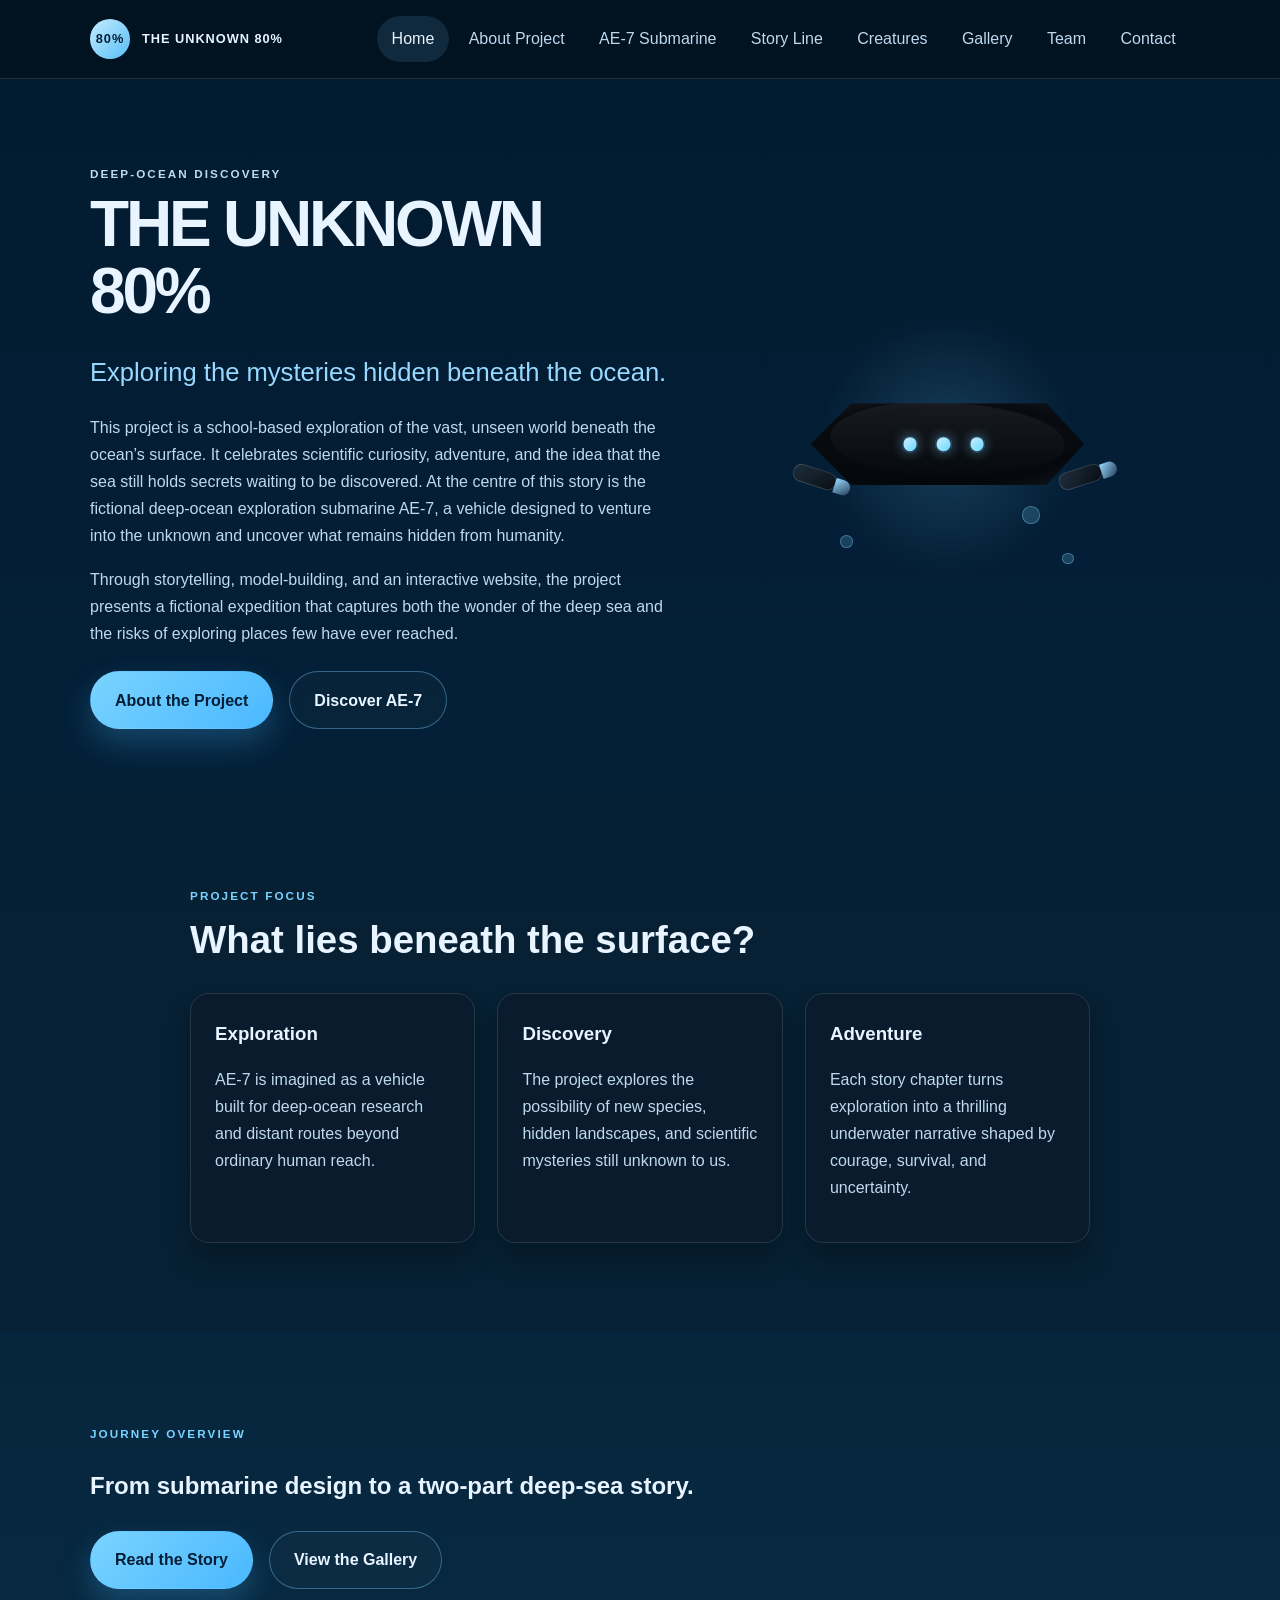
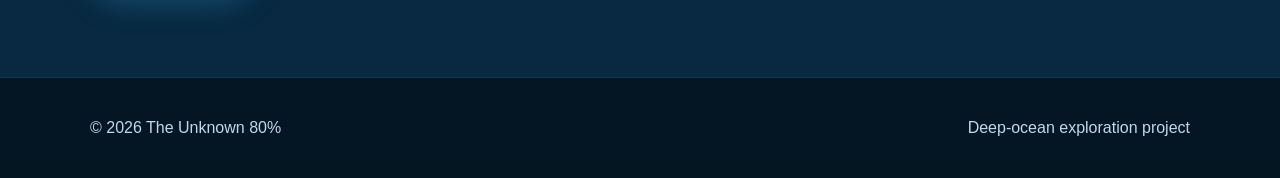
<file: index.html>
<!DOCTYPE html>
<html lang="en">
  <head>
    <meta charset="UTF-8" />
    <meta name="viewport" content="width=device-width, initial-scale=1.0" />
    <title>The Unknown 80% | Home</title>
    <meta
      name="description"
      content="The Unknown 80% explores the mysteries beneath the ocean through the fictional deep-ocean exploration submarine AE-7."
    />
    <link rel="stylesheet" href="styles.css" />
  </head>
  <body>
    <header class="site-header">
      <div class="container nav-wrap">
        <a class="brand" href="index.html">
          <span class="brand-mark">80%</span>
          <span class="brand-text">The Unknown 80%</span>
        </a>

        <button class="nav-toggle" aria-label="Open menu" aria-expanded="false">
          <span></span>
          <span></span>
          <span></span>
        </button>

        <nav class="site-nav" aria-label="Main navigation">
          <a href="index.html" class="active">Home</a>
          <a href="about.html">About Project</a>
          <a href="submarine.html">AE-7 Submarine</a>
          <a href="story.html">Story Line</a>
          <a href="creatures.html">Creatures</a>
          <a href="gallery.html">Gallery</a>
          <a href="team.html">Team</a>
          <a href="contact.html">Contact</a>
        </nav>
      </div>
    </header>

    <main>
      <section class="hero hero-home">
        <div class="container hero-grid">
          <div class="hero-copy reveal">
            <p class="eyebrow">Deep-Ocean Discovery</p>
            <h1>THE UNKNOWN 80%</h1>
            <p class="subtitle">Exploring the mysteries hidden beneath the ocean.</p>
            <p>
              This project is a school-based exploration of the vast, unseen world beneath the ocean’s surface.
              It celebrates scientific curiosity, adventure, and the idea that the sea still holds secrets waiting
              to be discovered. At the centre of this story is the fictional deep-ocean exploration submarine AE-7,
              a vehicle designed to venture into the unknown and uncover what remains hidden from humanity.
            </p>
            <p>
              Through storytelling, model-building, and an interactive website, the project presents a fictional expedition
              that captures both the wonder of the deep sea and the risks of exploring places few have ever reached.
            </p>
            <div class="hero-actions">
              <a class="button primary" href="about.html">About the Project</a>
              <a class="button secondary" href="submarine.html">Discover AE-7</a>
            </div>
          </div>

          <div class="hero-visual reveal">
            <div class="ae7-illustration" aria-label="AE-7 submarine illustration">
              <div class="submarine-body">
                <div class="windows">
                  <span></span>
                  <span></span>
                  <span></span>
                </div>
              </div>
              <div class="thruster thruster-left"></div>
              <div class="thruster thruster-right"></div>
              <div class="bubble bubble-1"></div>
              <div class="bubble bubble-2"></div>
              <div class="bubble bubble-3"></div>
            </div>
          </div>
        </div>
      </section>

      <section class="section section-light">
        <div class="container narrow">
          <div class="section-heading reveal">
            <p class="eyebrow">Project Focus</p>
            <h2>What lies beneath the surface?</h2>
          </div>

          <div class="feature-grid three-up">
            <article class="info-card reveal">
              <h3>Exploration</h3>
              <p>AE-7 is imagined as a vehicle built for deep-ocean research and distant routes beyond ordinary human reach.</p>
            </article>
            <article class="info-card reveal">
              <h3>Discovery</h3>
              <p>The project explores the possibility of new species, hidden landscapes, and scientific mysteries still unknown to us.</p>
            </article>
            <article class="info-card reveal">
              <h3>Adventure</h3>
              <p>Each story chapter turns exploration into a thrilling underwater narrative shaped by courage, survival, and uncertainty.</p>
            </article>
          </div>
        </div>
      </section>

      <section class="section">
        <div class="container home-cta reveal">
          <div>
            <p class="eyebrow">Journey Overview</p>
            <h2>From submarine design to a two-part deep-sea story.</h2>
          </div>
          <div class="cta-links">
            <a href="story.html" class="button primary">Read the Story</a>
            <a href="gallery.html" class="button secondary">View the Gallery</a>
          </div>
        </div>
      </section>
    </main>

    <footer class="site-footer">
      <div class="container footer-wrap">
        <p>© 2026 The Unknown 80%</p>
        <p>Deep-ocean exploration project</p>
      </div>
    </footer>

    <script src="main.js"></script>
  </body>
</html>
</file>
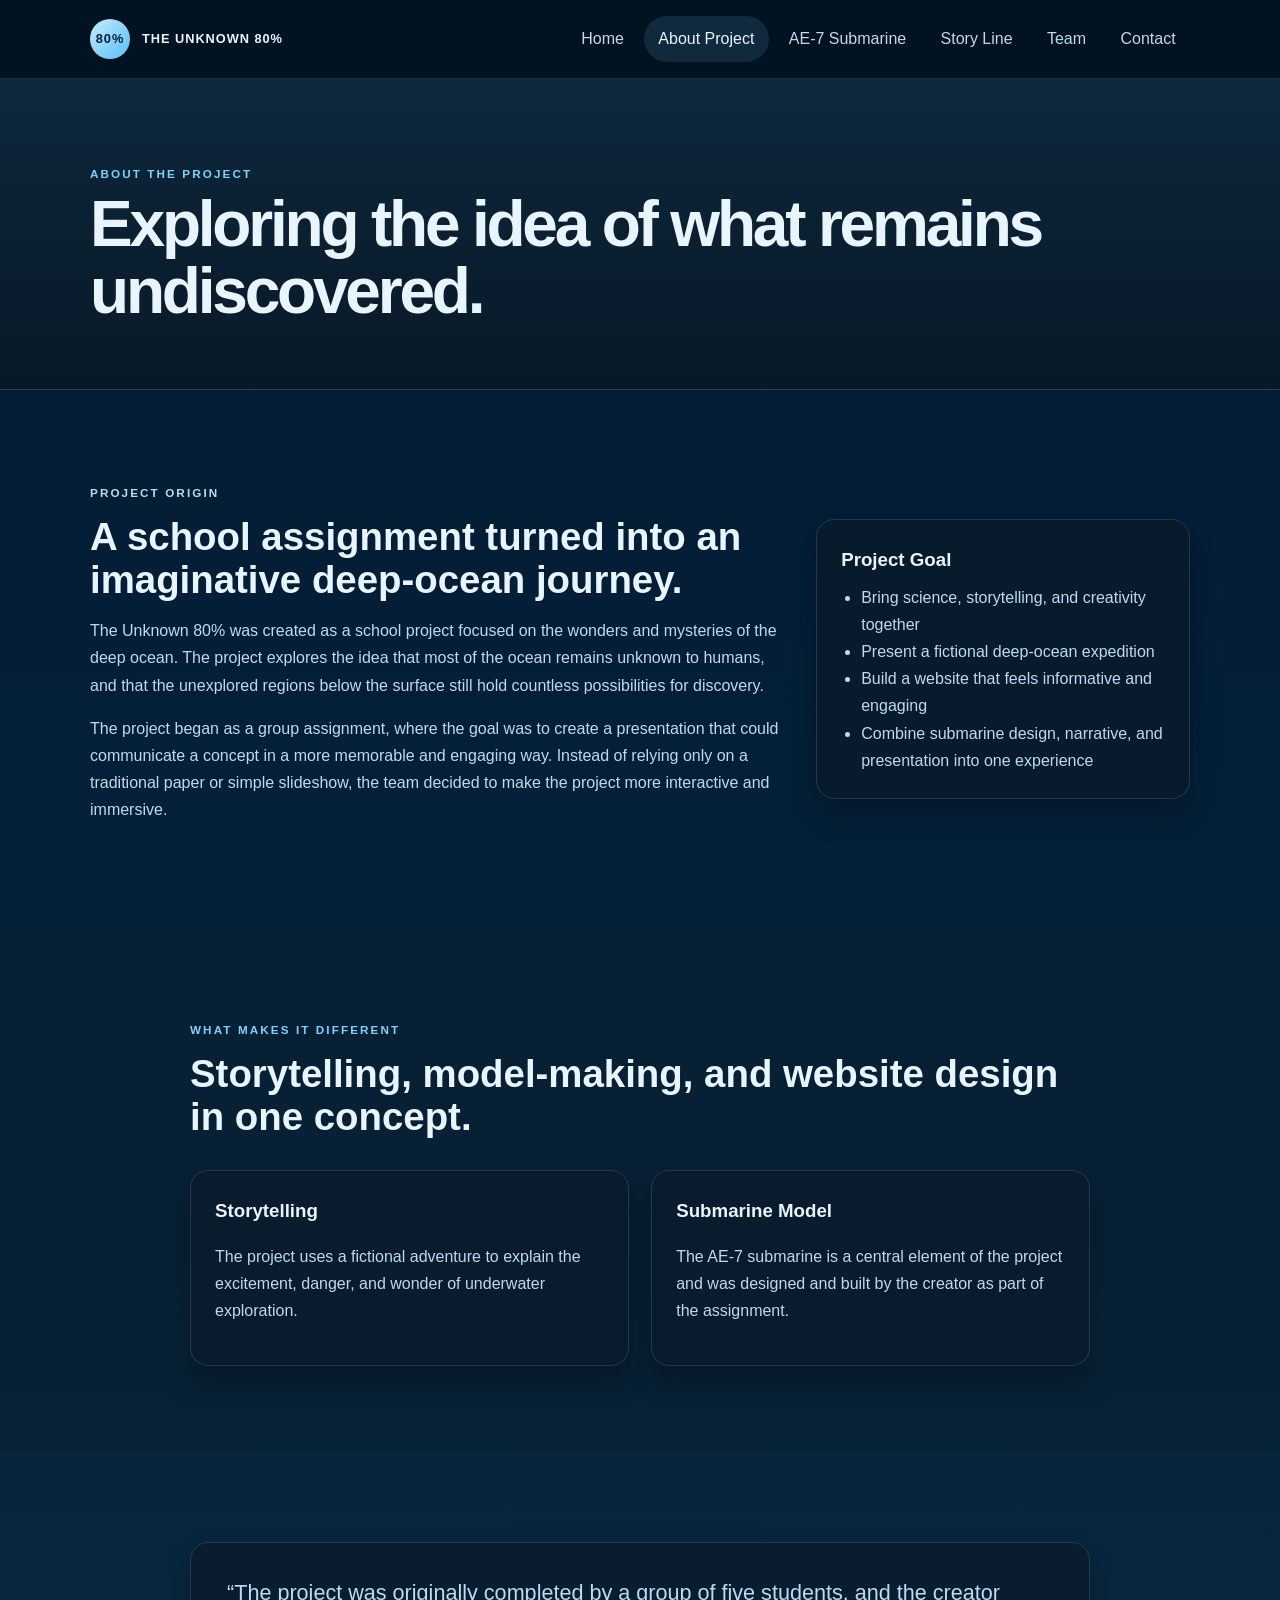
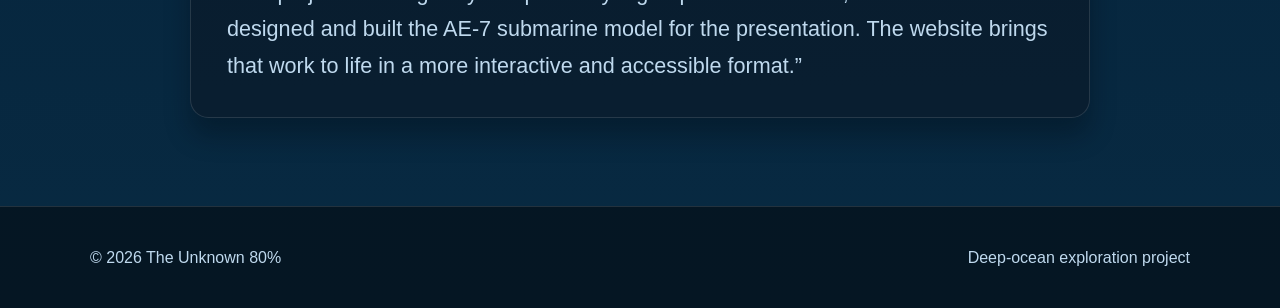
<file: about.html>
<!DOCTYPE html>
<html lang="en">
  <head>
    <meta charset="UTF-8" />
    <meta name="viewport" content="width=device-width, initial-scale=1.0" />
    <title>The Unknown 80% | About Project</title>
    <meta
      name="description"
      content="About the school project behind The Unknown 80%, a deep-ocean exploration story and interactive website experience."
    />
    <link rel="stylesheet" href="styles.css" />
  </head>
  <body>
    <header class="site-header">
      <div class="container nav-wrap">
        <a class="brand" href="index.html">
          <span class="brand-mark">80%</span>
          <span class="brand-text">The Unknown 80%</span>
        </a>

        <button class="nav-toggle" aria-label="Open menu" aria-expanded="false">
          <span></span>
          <span></span>
          <span></span>
        </button>

        <nav class="site-nav" aria-label="Main navigation">
          <a href="index.html">Home</a>
          <a href="about.html" class="active">About Project</a>
          <a href="submarine.html">AE-7 Submarine</a>
          <a href="story.html">Story Line</a>
          <a href="team.html">Team</a>
          <a href="contact.html">Contact</a>
        </nav>
      </div>
    </header>

    <main>
      <section class="page-hero muted-hero">
        <div class="container reveal">
          <p class="eyebrow">About the Project</p>
          <h1>Exploring the idea of what remains undiscovered.</h1>
        </div>
      </section>

      <section class="section">
        <div class="container content-grid">
          <div class="text-column reveal">
            <p class="eyebrow">Project Origin</p>
            <h2>A school assignment turned into an imaginative deep-ocean journey.</h2>
            <p>
              The Unknown 80% was created as a school project focused on the wonders and mysteries of the deep ocean.
              The project explores the idea that most of the ocean remains unknown to humans, and that the unexplored regions
              below the surface still hold countless possibilities for discovery.
            </p>
            <p>
              The project began as a group assignment, where the goal was to create a presentation that could communicate a concept
              in a more memorable and engaging way. Instead of relying only on a traditional paper or simple slideshow, the team decided
              to make the project more interactive and immersive.
            </p>
          </div>

          <div class="info-panel reveal">
            <h3>Project Goal</h3>
            <ul>
              <li>Bring science, storytelling, and creativity together</li>
              <li>Present a fictional deep-ocean expedition</li>
              <li>Build a website that feels informative and engaging</li>
              <li>Combine submarine design, narrative, and presentation into one experience</li>
            </ul>
          </div>
        </div>
      </section>

      <section class="section section-light">
        <div class="container narrow">
          <div class="section-heading reveal">
            <p class="eyebrow">What Makes It Different</p>
            <h2>Storytelling, model-making, and website design in one concept.</h2>
          </div>

          <div class="feature-grid two-up">
            <article class="info-card reveal">
              <h3>Storytelling</h3>
              <p>The project uses a fictional adventure to explain the excitement, danger, and wonder of underwater exploration.</p>
            </article>
            <article class="info-card reveal">
              <h3>Submarine Model</h3>
              <p>The AE-7 submarine is a central element of the project and was designed and built by the creator as part of the assignment.</p>
            </article>
          </div>
        </div>
      </section>

      <section class="section">
        <div class="container quote-box reveal">
          <p>
            “The project was originally completed by a group of five students, and the creator designed and built the AE-7 submarine model
            for the presentation. The website brings that work to life in a more interactive and accessible format.”
          </p>
        </div>
      </section>
    </main>

    <footer class="site-footer">
      <div class="container footer-wrap">
        <p>© 2026 The Unknown 80%</p>
        <p>Deep-ocean exploration project</p>
      </div>
    </footer>

    <script src="main.js"></script>
  </body>
</html>
</file>
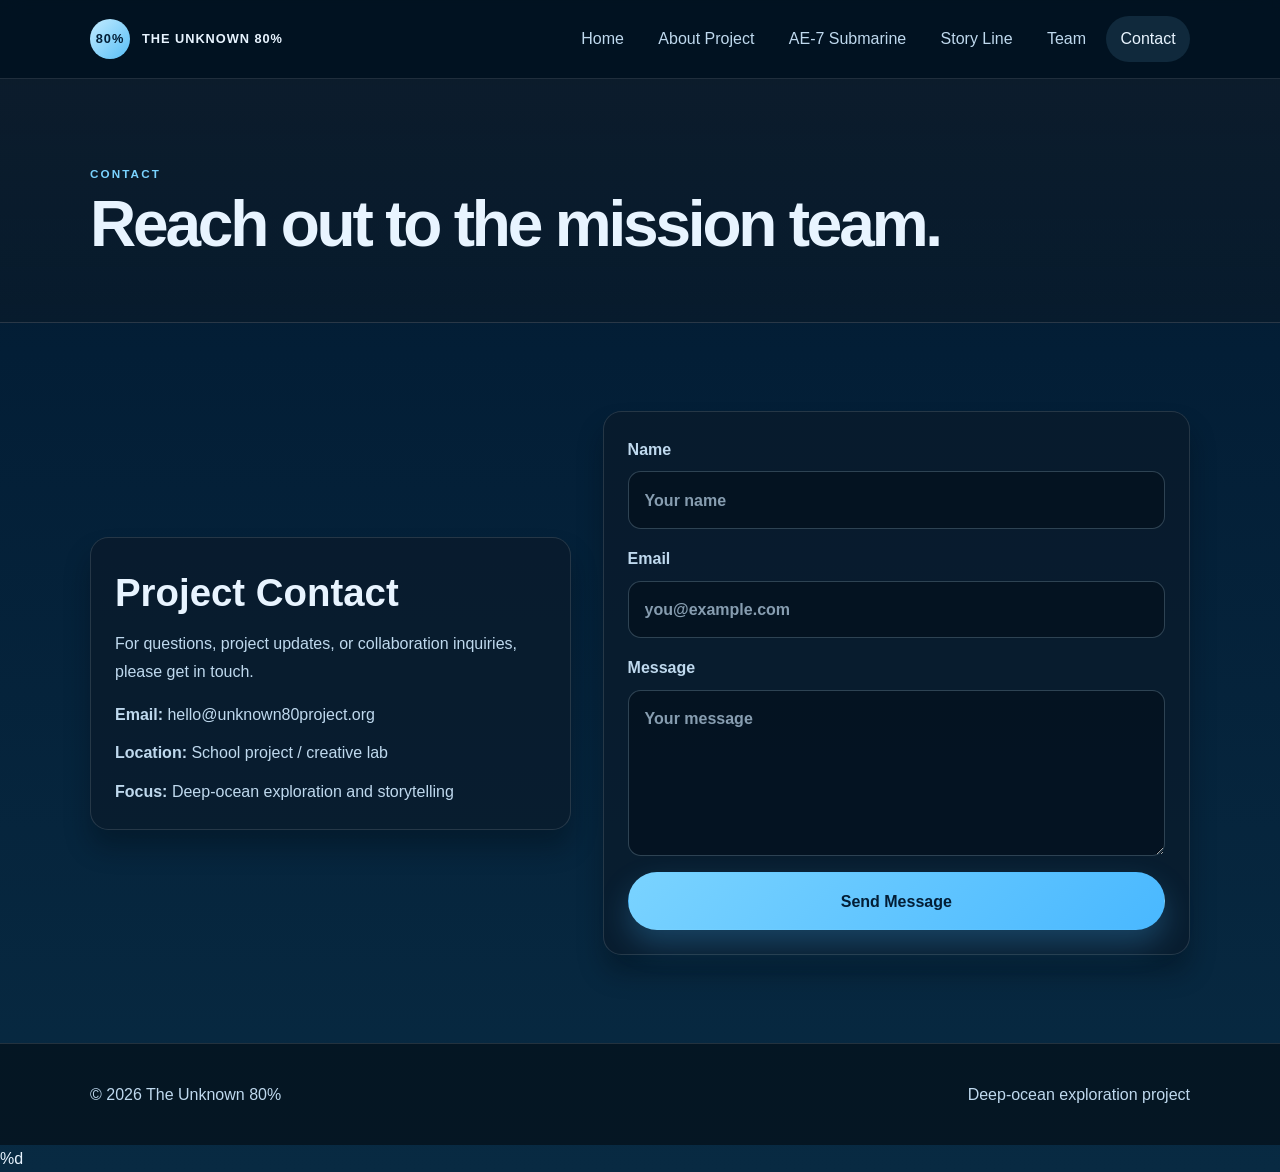
<file: contact.html>
<!DOCTYPE html>
<html lang="en">
  <head>
    <meta charset="UTF-8" />
    <meta name="viewport" content="width=device-width, initial-scale=1.0" />
    <title>The Unknown 80% | Contact</title>
    <meta
      name="description"
      content="Contact the team behind The Unknown 80% and the fictional deep-ocean exploration project."
    />
    <link rel="stylesheet" href="styles.css" />
  </head>
  <body>
    <header class="site-header">
      <div class="container nav-wrap">
        <a class="brand" href="index.html">
          <span class="brand-mark">80%</span>
          <span class="brand-text">The Unknown 80%</span>
        </a>

        <button class="nav-toggle" aria-label="Open menu" aria-expanded="false">
          <span></span>
          <span></span>
          <span></span>
        </button>

        <nav class="site-nav" aria-label="Main navigation">
          <a href="index.html">Home</a>
          <a href="about.html">About Project</a>
          <a href="submarine.html">AE-7 Submarine</a>
          <a href="story.html">Story Line</a>
          <a href="team.html">Team</a>
          <a href="contact.html" class="active">Contact</a>
        </nav>
      </div>
    </header>

    <main>
      <section class="page-hero contact-hero">
        <div class="container reveal">
          <p class="eyebrow">Contact</p>
          <h1>Reach out to the mission team.</h1>
        </div>
      </section>

      <section class="section">
        <div class="container contact-layout">
          <div class="contact-card reveal">
            <h2>Project Contact</h2>
            <p>For questions, project updates, or collaboration inquiries, please get in touch.</p>
            <ul>
              <li><strong>Email:</strong> hello@unknown80project.org</li>
              <li><strong>Location:</strong> School project / creative lab</li>
              <li><strong>Focus:</strong> Deep-ocean exploration and storytelling</li>
            </ul>
          </div>

          <form class="contact-form reveal">
            <label>
              Name
              <input type="text" name="name" placeholder="Your name" />
            </label>
            <label>
              Email
              <input type="email" name="email" placeholder="you@example.com" />
            </label>
            <label>
              Message
              <textarea name="message" rows="5" placeholder="Your message"></textarea>
            </label>
            <button type="submit" class="button primary">Send Message</button>
          </form>
        </div>
      </section>
    </main>

    <footer class="site-footer">
      <div class="container footer-wrap">
        <p>© 2026 The Unknown 80%</p>
        <p>Deep-ocean exploration project</p>
      </div>
    </footer>

    <script src="main.js"></script>
  </body>
</html>









































%d
</file>
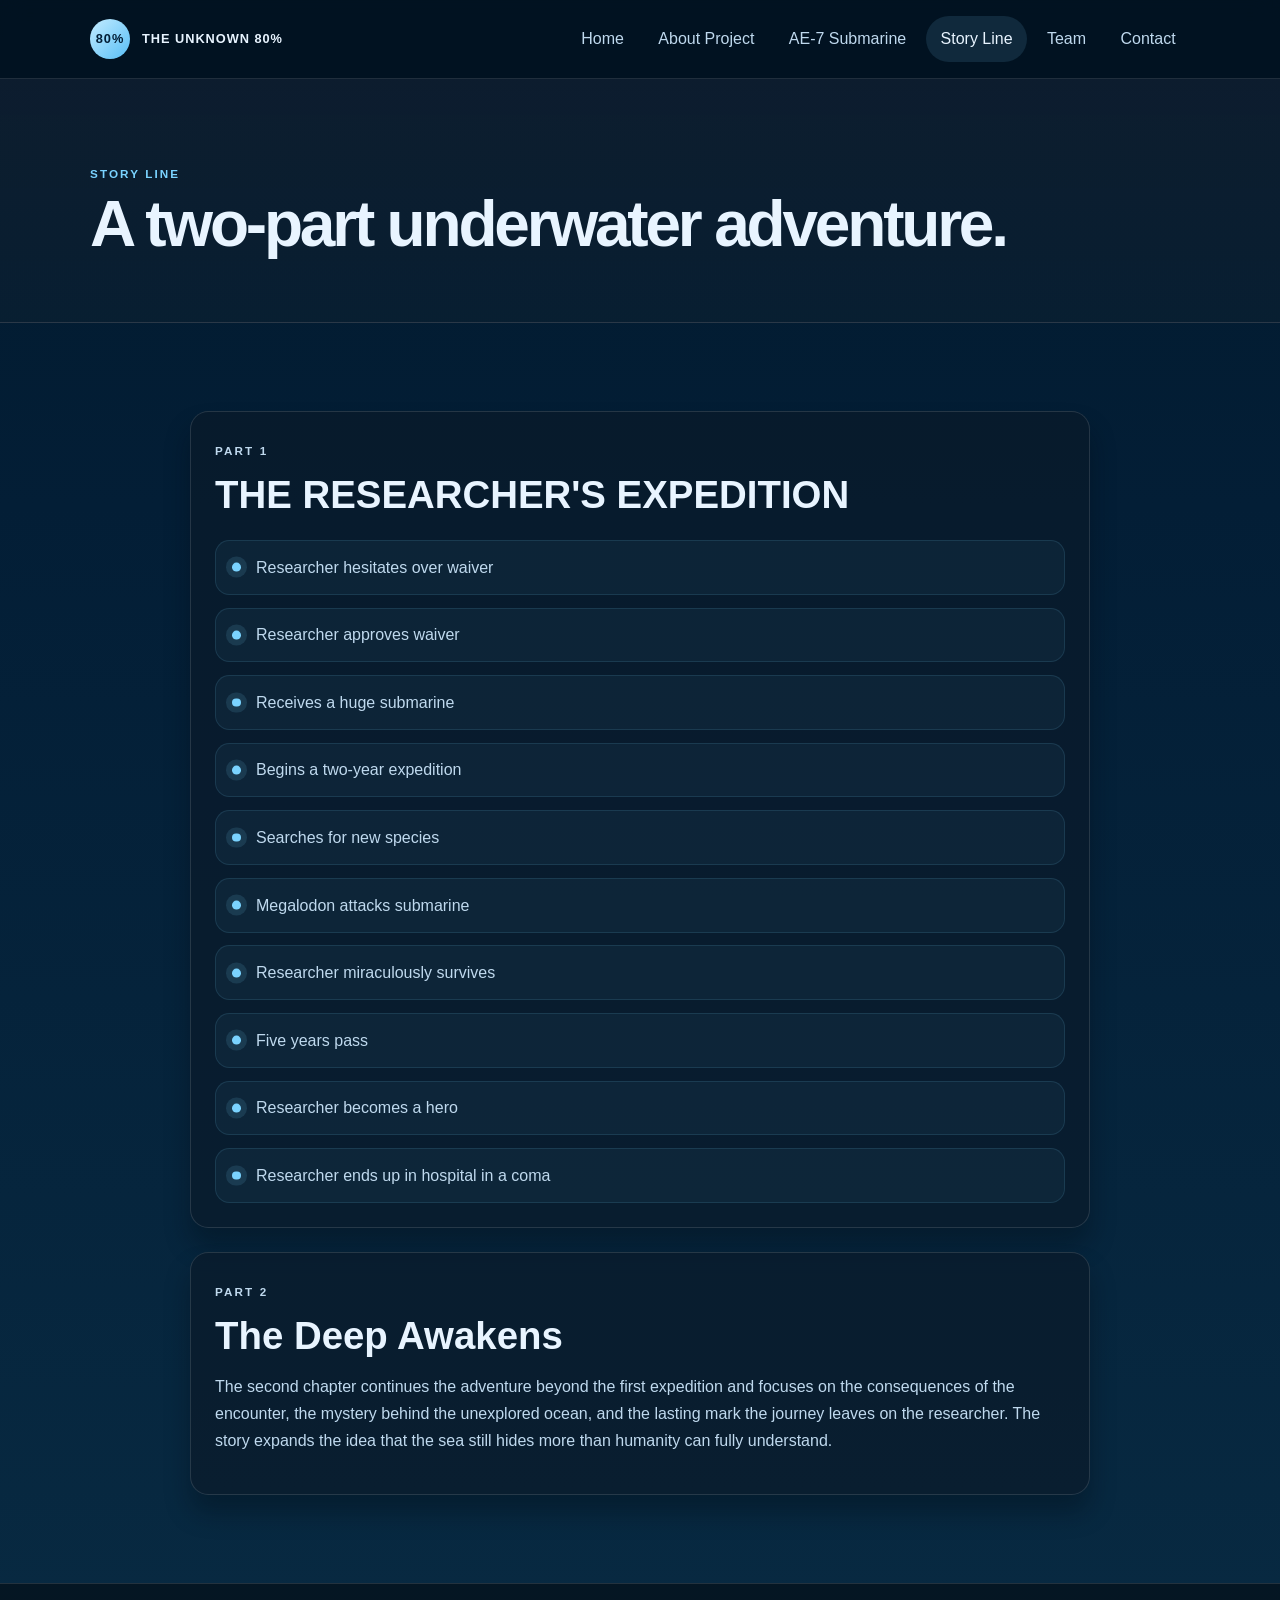
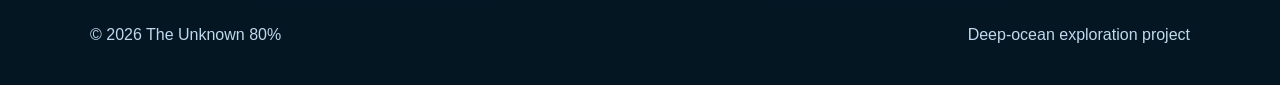
<file: story.html>
<!DOCTYPE html>
<html lang="en">
  <head>
    <meta charset="UTF-8" />
    <meta name="viewport" content="width=device-width, initial-scale=1.0" />
    <title>The Unknown 80% | Story Line</title>
    <meta
      name="description"
      content="The story line of The Unknown 80% is split into two parts: part one about the researcher's expedition and part two about the return to the deep."
    />
    <link rel="stylesheet" href="styles.css" />
  </head>
  <body>
    <header class="site-header">
      <div class="container nav-wrap">
        <a class="brand" href="index.html">
          <span class="brand-mark">80%</span>
          <span class="brand-text">The Unknown 80%</span>
        </a>

        <button class="nav-toggle" aria-label="Open menu" aria-expanded="false">
          <span></span>
          <span></span>
          <span></span>
        </button>

        <nav class="site-nav" aria-label="Main navigation">
          <a href="index.html">Home</a>
          <a href="about.html">About Project</a>
          <a href="submarine.html">AE-7 Submarine</a>
          <a href="story.html" class="active">Story Line</a>
          <a href="team.html">Team</a>
          <a href="contact.html">Contact</a>
        </nav>
      </div>
    </header>

    <main>
      <section class="page-hero story-hero">
        <div class="container reveal">
          <p class="eyebrow">Story Line</p>
          <h1>A two-part underwater adventure.</h1>
        </div>
      </section>

      <section class="section">
        <div class="container narrow">
          <div class="story-part reveal">
            <p class="eyebrow">Part 1</p>
            <h2>THE RESEARCHER'S EXPEDITION</h2>

            <ol class="story-timeline">
              <li>Researcher hesitates over waiver</li>
              <li>Researcher approves waiver</li>
              <li>Receives a huge submarine</li>
              <li>Begins a two-year expedition</li>
              <li>Searches for new species</li>
              <li>Megalodon attacks submarine</li>
              <li>Researcher miraculously survives</li>
              <li>Five years pass</li>
              <li>Researcher becomes a hero</li>
              <li>Researcher ends up in hospital in a coma</li>
            </ol>
          </div>

          <div class="story-part reveal">
            <p class="eyebrow">Part 2</p>
            <h2>The Deep Awakens</h2>
            <p>
              The second chapter continues the adventure beyond the first expedition and focuses on the consequences of the encounter,
              the mystery behind the unexplored ocean, and the lasting mark the journey leaves on the researcher. The story expands the idea
              that the sea still hides more than humanity can fully understand.
            </p>
          </div>
        </div>
      </section>
    </main>

    <footer class="site-footer">
      <div class="container footer-wrap">
        <p>© 2026 The Unknown 80%</p>
        <p>Deep-ocean exploration project</p>
      </div>
    </footer>

    <script src="main.js"></script>
  </body>
</html>
</file>
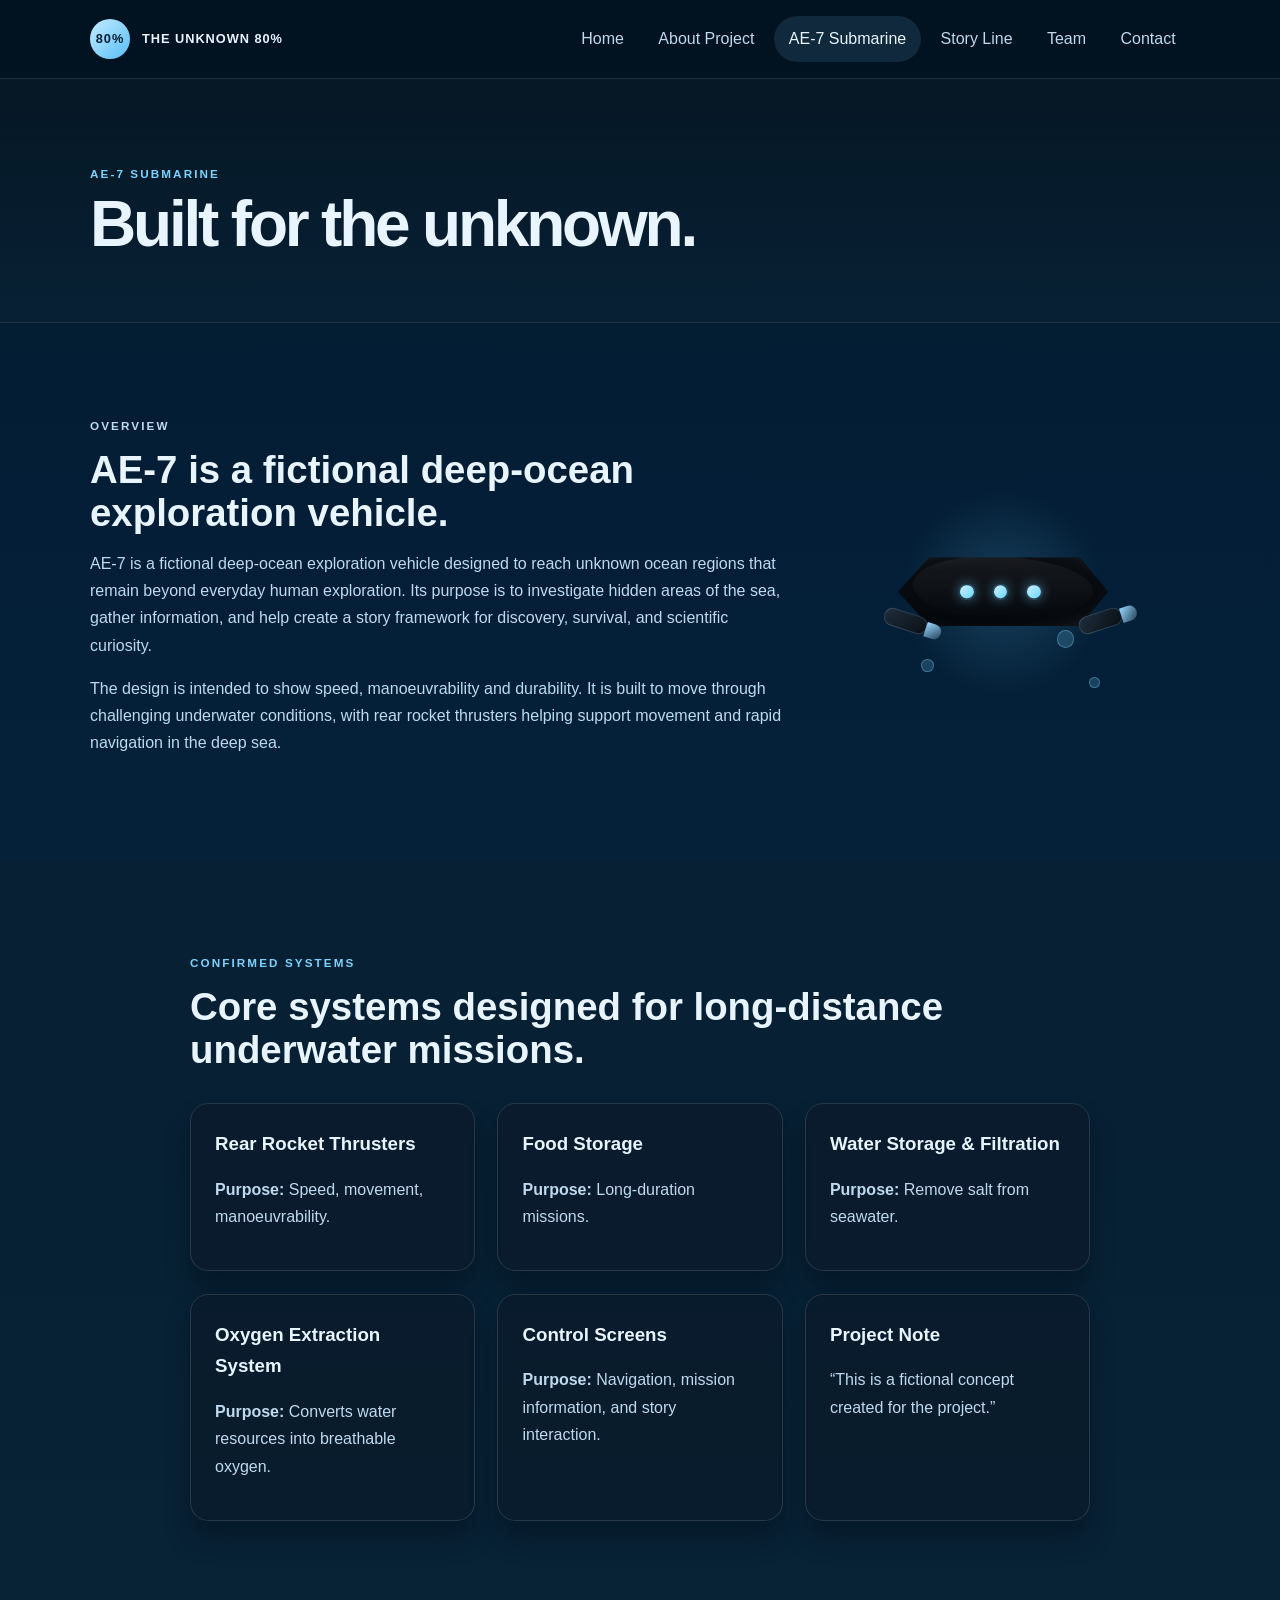
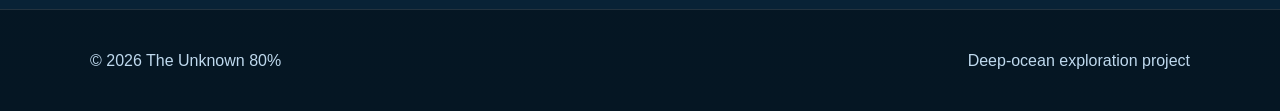
<file: submarine.html>
<!DOCTYPE html>
<html lang="en">
  <head>
    <meta charset="UTF-8" />
    <meta name="viewport" content="width=device-width, initial-scale=1.0" />
    <title>The Unknown 80% | AE-7 Submarine</title>
    <meta
      name="description"
      content="Explore the fictional deep-ocean exploration vehicle AE-7 and its systems."
    />
    <link rel="stylesheet" href="styles.css" />
  </head>
  <body>
    <header class="site-header">
      <div class="container nav-wrap">
        <a class="brand" href="index.html">
          <span class="brand-mark">80%</span>
          <span class="brand-text">The Unknown 80%</span>
        </a>

        <button class="nav-toggle" aria-label="Open menu" aria-expanded="false">
          <span></span>
          <span></span>
          <span></span>
        </button>

        <nav class="site-nav" aria-label="Main navigation">
          <a href="index.html">Home</a>
          <a href="about.html">About Project</a>
          <a href="submarine.html" class="active">AE-7 Submarine</a>
          <a href="story.html">Story Line</a>
          <a href="team.html">Team</a>
          <a href="contact.html">Contact</a>
        </nav>
      </div>
    </header>

    <main>
      <section class="page-hero deep-hero">
        <div class="container reveal">
          <p class="eyebrow">AE-7 Submarine</p>
          <h1>Built for the unknown.</h1>
        </div>
      </section>

      <section class="section">
        <div class="container content-grid">
          <div class="text-column reveal">
            <p class="eyebrow">Overview</p>
            <h2>AE-7 is a fictional deep-ocean exploration vehicle.</h2>
            <p>
              AE-7 is a fictional deep-ocean exploration vehicle designed to reach unknown ocean regions that remain beyond everyday human exploration.
              Its purpose is to investigate hidden areas of the sea, gather information, and help create a story framework for discovery, survival,
              and scientific curiosity.
            </p>
            <p>
              The design is intended to show speed, manoeuvrability and durability. It is built to move through challenging underwater conditions,
              with rear rocket thrusters helping support movement and rapid navigation in the deep sea.
            </p>
          </div>

          <div class="submarine-visual reveal" aria-label="AE-7 model visual">
            <div class="ae7-illustration large">
              <div class="submarine-body">
                <div class="windows">
                  <span></span>
                  <span></span>
                  <span></span>
                </div>
              </div>
              <div class="thruster thruster-left"></div>
              <div class="thruster thruster-right"></div>
              <div class="bubble bubble-1"></div>
              <div class="bubble bubble-2"></div>
              <div class="bubble bubble-3"></div>
            </div>
          </div>
        </div>
      </section>

      <section class="section section-light">
        <div class="container narrow">
          <div class="section-heading reveal">
            <p class="eyebrow">Confirmed Systems</p>
            <h2>Core systems designed for long-distance underwater missions.</h2>
          </div>

          <div class="feature-grid three-up">
            <article class="info-card reveal">
              <h3>Rear Rocket Thrusters</h3>
              <p><strong>Purpose:</strong> Speed, movement, manoeuvrability.</p>
            </article>

            <article class="info-card reveal">
              <h3>Food Storage</h3>
              <p><strong>Purpose:</strong> Long-duration missions.</p>
            </article>

            <article class="info-card reveal">
              <h3>Water Storage &amp; Filtration</h3>
              <p><strong>Purpose:</strong> Remove salt from seawater.</p>
            </article>

            <article class="info-card reveal">
              <h3>Oxygen Extraction System</h3>
              <p><strong>Purpose:</strong> Converts water resources into breathable oxygen.</p>
            </article>

            <article class="info-card reveal">
              <h3>Control Screens</h3>
              <p><strong>Purpose:</strong> Navigation, mission information, and story interaction.</p>
            </article>

            <article class="info-card reveal">
              <h3>Project Note</h3>
              <p>“This is a fictional concept created for the project.”</p>
            </article>
          </div>
        </div>
      </section>
    </main>

    <footer class="site-footer">
      <div class="container footer-wrap">
        <p>© 2026 The Unknown 80%</p>
        <p>Deep-ocean exploration project</p>
      </div>
    </footer>

    <script src="main.js"></script>
  </body>
</html>
</file>
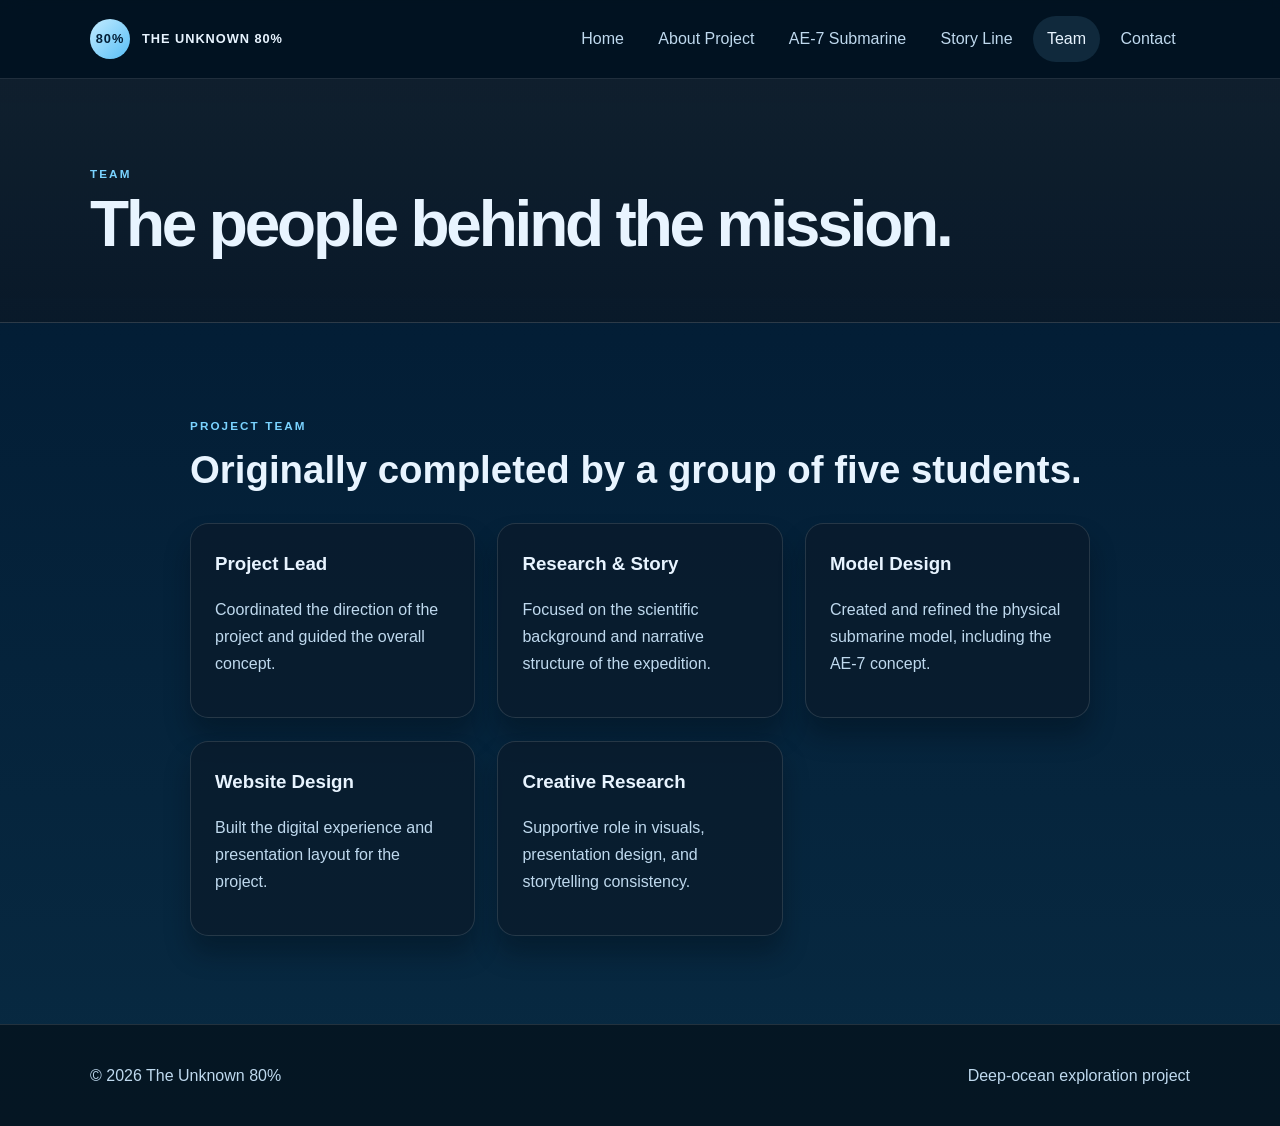
<file: team.html>
<!DOCTYPE html>
<html lang="en">
  <head>
    <meta charset="UTF-8" />
    <meta name="viewport" content="width=device-width, initial-scale=1.0" />
    <title>The Unknown 80% | Team</title>
    <meta
      name="description"
      content="The team behind The Unknown 80% and the school project that brought the deep-ocean concept to life."
    />
    <link rel="stylesheet" href="styles.css" />
  </head>
  <body>
    <header class="site-header">
      <div class="container nav-wrap">
        <a class="brand" href="index.html">
          <span class="brand-mark">80%</span>
          <span class="brand-text">The Unknown 80%</span>
        </a>

        <button class="nav-toggle" aria-label="Open menu" aria-expanded="false">
          <span></span>
          <span></span>
          <span></span>
        </button>

        <nav class="site-nav" aria-label="Main navigation">
          <a href="index.html">Home</a>
          <a href="about.html">About Project</a>
          <a href="submarine.html">AE-7 Submarine</a>
          <a href="story.html">Story Line</a>
          <a href="team.html" class="active">Team</a>
          <a href="contact.html">Contact</a>
        </nav>
      </div>
    </header>

    <main>
      <section class="page-hero neutral-hero">
        <div class="container reveal">
          <p class="eyebrow">Team</p>
          <h1>The people behind the mission.</h1>
        </div>
      </section>

      <section class="section">
        <div class="container narrow">
          <div class="section-heading reveal">
            <p class="eyebrow">Project Team</p>
            <h2>Originally completed by a group of five students.</h2>
          </div>

          <div class="team-grid">
            <article class="team-card reveal">
              <h3>Project Lead</h3>
              <p>Coordinated the direction of the project and guided the overall concept.</p>
            </article>
            <article class="team-card reveal">
              <h3>Research &amp; Story</h3>
              <p>Focused on the scientific background and narrative structure of the expedition.</p>
            </article>
            <article class="team-card reveal">
              <h3>Model Design</h3>
              <p>Created and refined the physical submarine model, including the AE-7 concept.</p>
            </article>
            <article class="team-card reveal">
              <h3>Website Design</h3>
              <p>Built the digital experience and presentation layout for the project.</p>
            </article>
            <article class="team-card reveal">
              <h3>Creative Research</h3>
              <p>Supportive role in visuals, presentation design, and storytelling consistency.</p>
            </article>
          </div>
        </div>
      </section>
    </main>

    <footer class="site-footer">
      <div class="container footer-wrap">
        <p>© 2026 The Unknown 80%</p>
        <p>Deep-ocean exploration project</p>
      </div>
    </footer>

    <script src="main.js"></script>
  </body>
</html>
</file>
<file: styles.css>
* {
  box-sizing: border-box;
}

:root {
  --bg-dark: #021a2d;
  --bg-deep: #031e36;
  --bg-mid: #0c3354;
  --panel: rgba(11, 31, 52, 0.9);
  --panel-soft: rgba(14, 41, 64, 0.72);
  --panel-light: #edf6ff;
  --line: rgba(255, 255, 255, 0.12);
  --text: #e8f4ff;
  --text-soft: #bfd9ee;
  --text-dark: #0c1f2d;
  --primary: #7ad3ff;
  --primary-strong: #49b8ff;
  --secondary: #99d8ff;
  --accent: #a9d9f7;
  --shadow: rgba(2, 11, 19, 0.35);
}

html {
  scroll-behavior: smooth;
}

body {
  margin: 0;
  font-family: "Segoe UI", Tahoma, Geneva, Verdana, sans-serif;
  background: linear-gradient(180deg, var(--bg-dark) 0%, var(--bg-deep) 30%, #082a42 100%);
  color: var(--text);
  line-height: 1.7;
}

img {
  max-width: 100%;
  display: block;
}

a {
  color: inherit;
  text-decoration: none;
}

button,
input,
textarea {
  font: inherit;
}

.container {
  width: min(1100px, calc(100% - 2rem));
  margin: 0 auto;
}

.narrow {
  width: min(900px, calc(100% - 2rem));
  margin: 0 auto;
}

.section {
  padding: 5.5rem 0;
}

.section-light {
  background: rgba(9, 30, 48, 0.6);
}

.site-header {
  position: sticky;
  top: 0;
  z-index: 20;
  background: rgba(2, 17, 30, 0.8);
  backdrop-filter: blur(12px);
  border-bottom: 1px solid var(--line);
}

.nav-wrap {
  display: flex;
  align-items: center;
  justify-content: space-between;
  min-height: 78px;
  gap: 1rem;
}

.brand {
  display: inline-flex;
  align-items: center;
  gap: 0.75rem;
  font-weight: 700;
  letter-spacing: 0.06em;
  text-transform: uppercase;
}

.brand-mark {
  display: inline-grid;
  place-items: center;
  width: 2.5rem;
  height: 2.5rem;
  border-radius: 50%;
  background: linear-gradient(135deg, #c4ecff, #57bef6);
  color: var(--bg-deep);
  font-size: 0.8rem;
}

.brand-text {
  font-size: 0.8rem;
}

.site-nav {
  display: flex;
  align-items: center;
  gap: 0.35rem;
  flex-wrap: wrap;
}

.site-nav a {
  color: var(--text-soft);
  padding: 0.6rem 0.9rem;
  border-radius: 999px;
  transition: 0.25s ease;
}

.site-nav a:hover,
.site-nav a.active {
  color: var(--text);
  background: rgba(122, 211, 255, 0.12);
}

.nav-toggle {
  display: none;
  background: transparent;
  border: 1px solid var(--line);
  border-radius: 0.5rem;
  padding: 0.5rem;
  cursor: pointer;
}

.nav-toggle span {
  display: block;
  width: 1.3rem;
  height: 2px;
  margin: 0.2rem 0;
  background: var(--text);
}

.hero {
  padding: 5rem 0 4rem;
}

.hero-grid,
.content-grid,
.contact-layout {
  display: grid;
  grid-template-columns: 1.2fr 1fr;
  gap: 2rem;
  align-items: center;
}

.hero-copy h1,
.page-hero h1 {
  font-size: clamp(2.6rem, 5vw, 5rem);
  line-height: 1.05;
  margin: 0.3rem 0 1rem;
  letter-spacing: -0.05em;
}

.hero-copy .subtitle {
  font-size: clamp(1.15rem, 2vw, 1.7rem);
  color: var(--secondary);
  margin-bottom: 1.2rem;
}

.hero-copy p,
.text-column p,
.story-part p,
.info-card p,
.team-card p,
.contact-card p,
.contact-card li,
.quote-box p {
  color: var(--text-soft);
}

.eyebrow {
  display: inline-block;
  margin: 0;
  letter-spacing: 0.18em;
  text-transform: uppercase;
  font-size: 0.73rem;
  color: var(--primary);
  font-weight: 700;
}

.hero-actions,
.cta-links {
  display: flex;
  flex-wrap: wrap;
  gap: 1rem;
  margin-top: 1.5rem;
}

.button {
  display: inline-flex;
  align-items: center;
  justify-content: center;
  padding: 0.9rem 1.5rem;
  border-radius: 999px;
  border: 1px solid transparent;
  font-weight: 700;
  transition: transform 0.22s ease, box-shadow 0.22s ease;
}

.button:hover {
  transform: translateY(-1px);
}

.button.primary {
  background: linear-gradient(135deg, var(--primary), var(--primary-strong));
  color: var(--bg-deep);
  box-shadow: 0 14px 30px rgba(73, 184, 255, 0.25);
}

.button.secondary {
  border-color: rgba(122, 211, 255, 0.38);
  background: rgba(255, 255, 255, 0.02);
  color: var(--text);
}

.hero-visual,
.submarine-visual {
  display: flex;
  justify-content: center;
  align-items: center;
}

.ae7-illustration {
  position: relative;
  width: min(32rem, 100%);
  height: 19rem;
  background: radial-gradient(circle at center, rgba(122, 211, 255, 0.18), transparent 45%);
}

.ae7-illustration.large {
  width: min(27rem, 100%);
  height: 16rem;
}

.submarine-body {
  position: absolute;
  left: 50%;
  top: 50%;
  transform: translate(-50%, -50%);
  width: 76%;
  height: 42%;
  background: linear-gradient(180deg, #0b0d12 0%, #03070c 100%);
  border: 2px solid rgba(163, 185, 208, 0.2);
  border-radius: 62% 38% 52% 48% / 58% 50% 50% 42%;
  box-shadow: inset -18px 0 24px rgba(91, 99, 105, 0.4), 0 18px 32px rgba(0, 0, 0, 0.3);
  clip-path: polygon(13% 50%, 24% 18%, 77% 18%, 87% 50%, 77% 82%, 24% 82%);
}

.submarine-body::before {
  content: "";
  position: absolute;
  inset: 16% 18% 22% 18%;
  background: linear-gradient(180deg, rgba(255, 255, 255, 0.06), transparent);
  border-radius: 40% 60% 45% 55% / 44% 55% 45% 56%;
}

.windows {
  position: absolute;
  inset: 30% 20% 30% 18%;
  display: flex;
  align-items: center;
  justify-content: center;
  gap: 1rem;
}

.windows span {
  display: block;
  width: 1.1rem;
  height: 1.1rem;
  border-radius: 50%;
  background: linear-gradient(135deg, #cfeeff, #67d9ff);
  border: 2px solid rgba(8, 25, 40, 0.8);
  box-shadow: 0 0 12px rgba(122, 211, 255, 0.4);
}

.thruster {
  position: absolute;
  top: 58%;
  width: 2.8rem;
  height: 1.15rem;
  border-radius: 999px;
  background: linear-gradient(135deg, #1e2f3d, #0a0e14);
  border: 1px solid rgba(170, 204, 233, 0.2);
}

.thruster::before {
  content: "";
  position: absolute;
  right: -1rem;
  top: 0.1rem;
  width: 1rem;
  height: 0.95rem;
  background: linear-gradient(135deg, #99d8ff, #213d57);
  border-radius: 0 999px 999px 0;
}

.thruster-left {
  left: 18%;
  transform: rotate(18deg);
}

.thruster-right {
  right: 18%;
  transform: rotate(-18deg);
}

.bubble {
  position: absolute;
  background: rgba(122, 211, 255, 0.2);
  border: 1px solid rgba(122, 211, 255, 0.35);
  border-radius: 50%;
  animation: float 4s ease-in-out infinite;
}

.bubble-1 {
  width: 0.8rem;
  height: 0.8rem;
  bottom: 3rem;
  left: 28%;
}

.bubble-2 {
  width: 1.1rem;
  height: 1.1rem;
  bottom: 4.5rem;
  right: 31%;
  animation-delay: 0.8s;
}

.bubble-3 {
  width: 0.7rem;
  height: 0.7rem;
  bottom: 2rem;
  right: 24%;
  animation-delay: 1.6s;
}

@keyframes float {
  0%,
  100% {
    transform: translateY(0px);
    opacity: 0.75;
  }
  50% {
    transform: translateY(-18px);
    opacity: 1;
  }
}

.section-heading {
  margin-bottom: 2rem;
}

.section-heading h2,
.text-column h2,
.story-part h2,
.contact-card h2 {
  font-size: clamp(1.9rem, 3vw, 3rem);
  margin: 0.6rem 0 0.7rem;
  line-height: 1.12;
}

.feature-grid,
.team-grid {
  display: grid;
  gap: 1.4rem;
}

.three-up,
.two-up {
  grid-template-columns: repeat(3, minmax(0, 1fr));
}

.two-up {
  grid-template-columns: repeat(2, minmax(0, 1fr));
}

.info-card,
.team-card,
.contact-card,
.contact-form,
.info-panel,
.quote-box,
.story-part {
  background: rgba(10, 26, 42, 0.7);
  border: 1px solid var(--line);
  border-radius: 1.15rem;
  box-shadow: 0 18px 24px var(--shadow);
}

.info-card,
.team-card,
.contact-card,
.info-panel,
.quote-box,
.story-part {
  padding: 1.5rem;
}

.info-card h3,
.team-card h3,
.info-panel h3 {
  margin-top: 0;
  margin-bottom: 0.5rem;
  color: var(--text);
}

.content-grid {
  grid-template-columns: minmax(0, 1.3fr) minmax(260px, 0.7fr);
}

.info-panel ul {
  margin: 0;
  padding-left: 1.25rem;
  color: var(--text-soft);
}

.quote-box {
  max-width: 900px;
  margin: 0 auto;
  padding: 2rem 2.25rem;
}

.quote-box p {
  margin: 0;
  font-size: clamp(1.05rem, 2vw, 1.35rem);
  line-height: 1.7;
}

.page-hero {
  padding: 5rem 0 3rem;
  border-bottom: 1px solid var(--line);
}

.muted-hero {
  background: linear-gradient(180deg, rgba(18, 43, 63, 0.8), rgba(7, 23, 35, 0.7));
}

.deep-hero {
  background: linear-gradient(180deg, rgba(7, 23, 35, 0.85), rgba(8, 33, 53, 0.78));
}

.story-hero {
  background: linear-gradient(180deg, rgba(15, 29, 46, 0.84), rgba(9, 31, 49, 0.8));
}

.neutral-hero {
  background: linear-gradient(180deg, rgba(19, 32, 45, 0.8), rgba(10, 24, 38, 0.78));
}

.contact-hero {
  background: linear-gradient(180deg, rgba(14, 28, 43, 0.82), rgba(8, 26, 42, 0.74));
}

.story-timeline {
  list-style: none;
  padding: 0;
  margin: 1.5rem 0 0;
  display: grid;
  gap: 0.8rem;
}

.story-timeline li {
  position: relative;
  padding: 0.8rem 0.9rem 0.8rem 2.5rem;
  background: rgba(122, 211, 255, 0.05);
  border: 1px solid rgba(122, 211, 255, 0.12);
  border-radius: 0.9rem;
  color: var(--text-soft);
}

.story-timeline li::before {
  content: "";
  position: absolute;
  left: 1rem;
  top: 50%;
  transform: translateY(-50%);
  width: 0.55rem;
  height: 0.55rem;
  border-radius: 50%;
  background: var(--primary);
  box-shadow: 0 0 0 6px rgba(122, 211, 255, 0.12);
}

.story-part + .story-part {
  margin-top: 1.5rem;
}

.team-grid {
  grid-template-columns: repeat(3, minmax(0, 1fr));
}

.contact-layout {
  grid-template-columns: 0.9fr 1.1fr;
}

.contact-card ul {
  list-style: none;
  margin: 1rem 0 0;
  padding: 0;
  display: grid;
  gap: 0.7rem;
}

.contact-form {
  padding: 1.5rem;
  display: grid;
  gap: 1rem;
}

.contact-form label {
  display: grid;
  gap: 0.5rem;
  color: var(--text-soft);
  font-weight: 600;
}

.contact-form input,
.contact-form textarea {
  width: 100%;
  padding: 0.9rem 1rem;
  border-radius: 0.8rem;
  border: 1px solid rgba(173, 209, 231, 0.25);
  background: rgba(3, 17, 29, 0.7);
  color: var(--text);
}

.contact-form input::placeholder,
.contact-form textarea::placeholder {
  color: rgba(191, 217, 238, 0.7);
}

.site-footer {
  border-top: 1px solid var(--line);
  background: rgba(4, 18, 28, 0.8);
  padding: 1.3rem 0;
}

.footer-wrap {
  display: flex;
  justify-content: space-between;
  gap: 1rem;
  flex-wrap: wrap;
  color: var(--text-soft);
}

.reveal {
  opacity: 0;
  transform: translateY(20px);
  transition: opacity 0.7s ease, transform 0.7s ease;
}

.reveal.visible {
  opacity: 1;
  transform: translateY(0);
}

@media (max-width: 820px) {
  .hero-grid,
  .content-grid,
  .contact-layout,
  .two-up,
  .three-up,
  .team-grid {
    grid-template-columns: 1fr;
  }

  .nav-toggle {
    display: inline-block;
  }

  .site-nav {
    position: absolute;
    top: calc(100% + 0.75rem);
    right: 1rem;
    left: 1rem;
    display: none;
    flex-direction: column;
    align-items: stretch;
    background: rgba(4, 18, 28, 0.98);
    border: 1px solid var(--line);
    border-radius: 1rem;
    padding: 0.7rem;
  }

  .site-nav.open {
    display: flex;
  }

  .site-nav a {
    width: 100%;
    text-align: center;
  }

  .hero {
    padding-top: 4rem;
  }
}

@media (prefers-reduced-motion: reduce) {
  * {
    scroll-behavior: auto !important;
    animation-duration: 0.01ms !important;
    animation-iteration-count: 1 !important;
    transition-duration: 0.01ms !important;
  }
}
</file>
